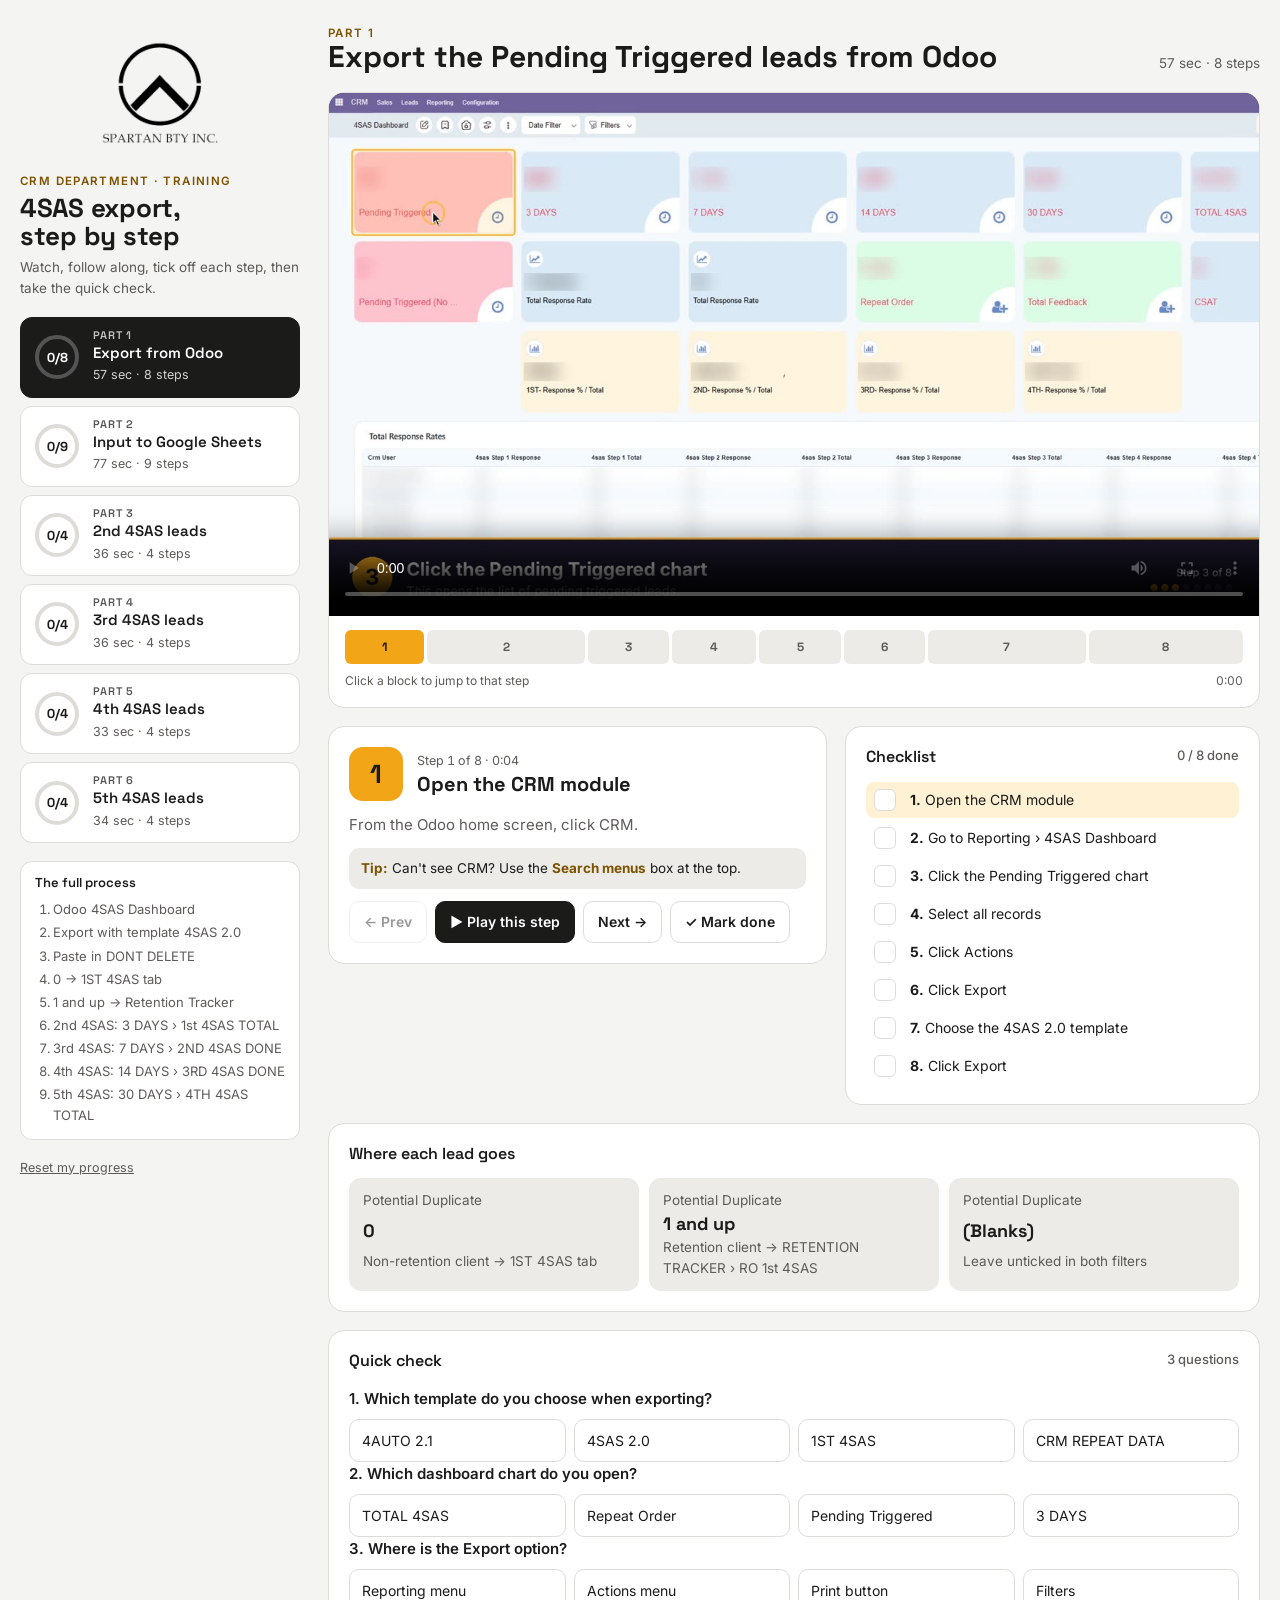
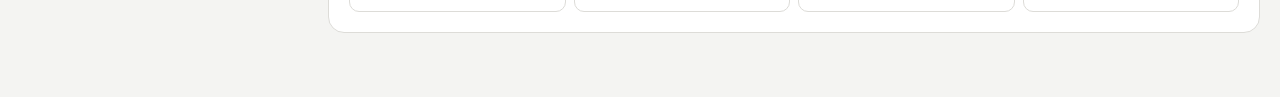
<file: index.html>
<!doctype html>
<html lang="en">
<head>
  <meta charset="utf-8">
  <meta name="viewport" content="width=device-width, initial-scale=1, viewport-fit=cover">
  <title>CRM 4SAS Tutorials</title>
  <link rel="icon" type="image/png" href="favicon.png">
  <link rel="preconnect" href="https://fonts.googleapis.com">
  <link rel="preconnect" href="https://fonts.gstatic.com" crossorigin>
  <link rel="stylesheet" href="https://fonts.googleapis.com/css2?family=Space+Grotesk:wght@500;600;700&family=Inter:wght@400;500;600&display=swap">
  <link rel="stylesheet" href="style.css">
</head>
<body>
<div class="app">
  <aside>
    <div class="brand">
      <img class="logo" src="logo.png" alt="Spartan BTY Inc." width="529" height="458">
      <div class="eyebrow">CRM Department · Training</div>
      <h1>4SAS export, step by step</h1>
      <p>Watch, follow along, tick off each step, then take the quick check.</p>
    </div>
    <div class="lessons" role="tablist" aria-label="Lessons" id="lessons"></div>
    <div class="flow">
      <h3>The full process</h3>
      <ol>
        <li>Odoo 4SAS Dashboard</li>
        <li>Export with template 4SAS 2.0</li>
        <li>Paste in DONT DELETE</li>
        <li>0 → 1ST 4SAS tab</li>
        <li>1 and up → Retention Tracker</li>
        <li>2nd 4SAS: 3 DAYS › 1st 4SAS TOTAL</li>
        <li>3rd 4SAS: 7 DAYS › 2ND 4SAS DONE</li>
        <li>4th 4SAS: 14 DAYS › 3RD 4SAS DONE</li>
        <li>5th 4SAS: 30 DAYS › 4TH 4SAS TOTAL</li>
      </ol>
    </div>
    <button class="reset" id="reset">Reset my progress</button>
  </aside>

  <main>
    <div class="head">
      <div>
        <div class="eyebrow" id="partLabel">Part 1</div>
        <h2 id="lessonTitle"></h2>
      </div>
      <div class="meta" id="lessonMeta"></div>
    </div>

    <div class="stage">
      <video id="video" controls preload="metadata" playsinline></video>
      <div class="timeline">
        <div class="tl-bar" id="tl" aria-label="Jump to a step"></div>
        <div class="tl-legend"><span>Click a block to jump to that step</span><span id="clock">0:00</span></div>
      </div>
    </div>

    <div class="grid2">
      <section class="card now" aria-live="polite">
        <div class="now-top">
          <div class="big-n" id="nowN">1</div>
          <div>
            <div class="now-label" id="nowLabel">Step 1 of 8</div>
            <h3 id="nowTitle"></h3>
          </div>
        </div>
        <p id="nowText"></p>
        <div class="tip" id="nowTip"></div>
        <div class="controls">
          <button class="btn" id="prev">← Prev</button>
          <button class="btn primary" id="play">▶ Play this step</button>
          <button class="btn" id="next">Next →</button>
          <button class="btn check" id="mark" aria-pressed="false">✓ Mark done</button>
        </div>
      </section>

      <section class="card checklist">
        <h3>Checklist <span id="count">0 / 8 done</span></h3>
        <ul class="checks" id="checks"></ul>
      </section>
    </div>

    <section class="card" id="rulesCard">
      <h3 style="margin:0;font:600 16px/1.3 var(--display)">Where each lead goes</h3>
      <div class="rules">
        <div class="rule"><span>Potential Duplicate</span><b>0</b><span>Non-retention client → 1ST 4SAS tab</span></div>
        <div class="rule"><span>Potential Duplicate</span><b>1 and up</b><span>Retention client → RETENTION TRACKER › RO 1st 4SAS</span></div>
        <div class="rule"><span>Potential Duplicate</span><b>(Blanks)</b><span>Leave unticked in both filters</span></div>
      </div>
    </section>

    <section class="card quiz">
      <h3>Quick check <span id="score"></span></h3>
      <div id="quiz"></div>
    </section>
  </main>
</div>

<script src="app.js"></script>
</body>
</html>
</file>
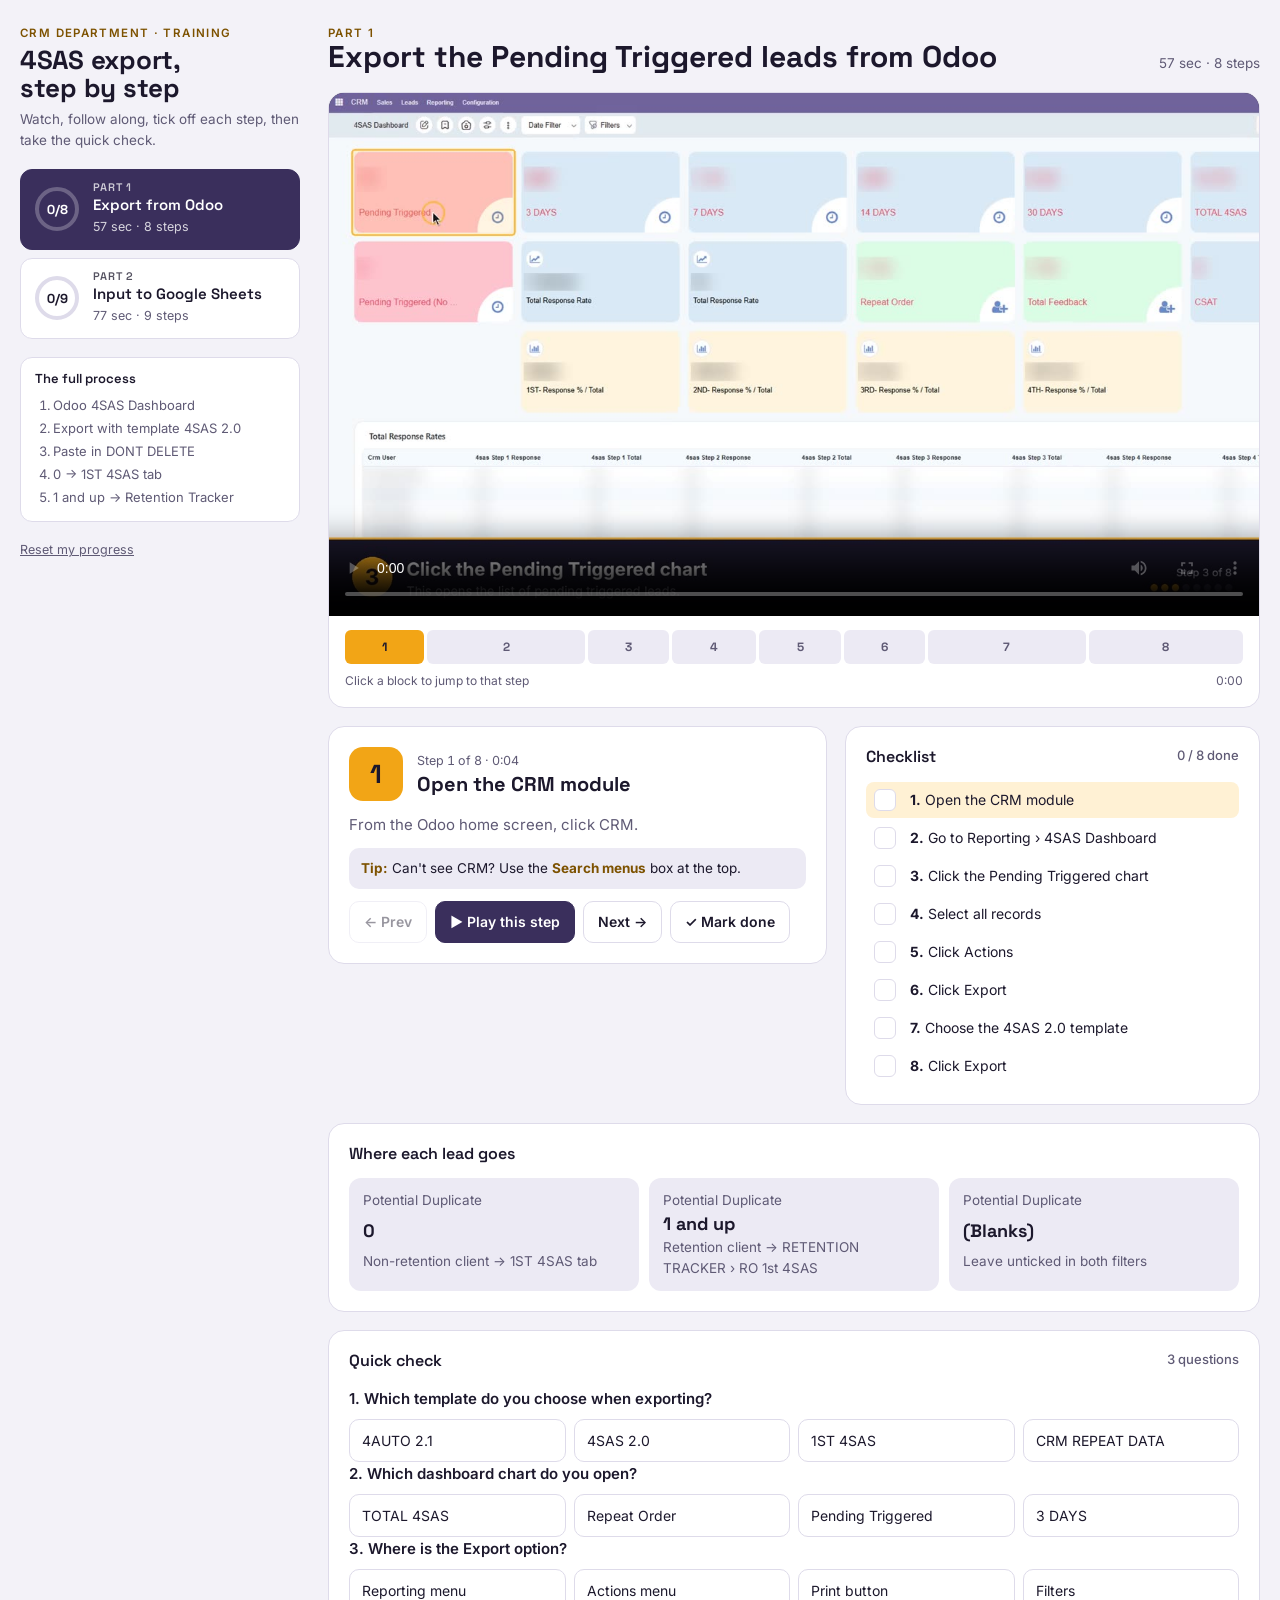
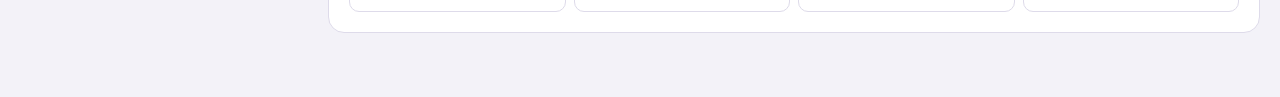
<file: crm-4sas-tutorials/index.html>
<!doctype html>
<html lang="en">
<head>
  <meta charset="utf-8">
  <meta name="viewport" content="width=device-width, initial-scale=1, viewport-fit=cover">
  <title>CRM 4SAS Tutorials</title>
  <link rel="preconnect" href="https://fonts.googleapis.com">
  <link rel="preconnect" href="https://fonts.gstatic.com" crossorigin>
  <link rel="stylesheet" href="https://fonts.googleapis.com/css2?family=Space+Grotesk:wght@500;600;700&family=Inter:wght@400;500;600&display=swap">
  <link rel="stylesheet" href="style.css">
</head>
<body>
<div class="app">
  <aside>
    <div class="brand">
      <div class="eyebrow">CRM Department · Training</div>
      <h1>4SAS export, step by step</h1>
      <p>Watch, follow along, tick off each step, then take the quick check.</p>
    </div>
    <div class="lessons" role="tablist" aria-label="Lessons" id="lessons"></div>
    <div class="flow">
      <h3>The full process</h3>
      <ol>
        <li>Odoo 4SAS Dashboard</li>
        <li>Export with template 4SAS 2.0</li>
        <li>Paste in DONT DELETE</li>
        <li>0 → 1ST 4SAS tab</li>
        <li>1 and up → Retention Tracker</li>
      </ol>
    </div>
    <button class="reset" id="reset">Reset my progress</button>
  </aside>

  <main>
    <div class="head">
      <div>
        <div class="eyebrow" id="partLabel">Part 1</div>
        <h2 id="lessonTitle"></h2>
      </div>
      <div class="meta" id="lessonMeta"></div>
    </div>

    <div class="stage">
      <video id="video" controls preload="metadata" playsinline></video>
      <div class="timeline">
        <div class="tl-bar" id="tl" aria-label="Jump to a step"></div>
        <div class="tl-legend"><span>Click a block to jump to that step</span><span id="clock">0:00</span></div>
      </div>
    </div>

    <div class="grid2">
      <section class="card now" aria-live="polite">
        <div class="now-top">
          <div class="big-n" id="nowN">1</div>
          <div>
            <div class="now-label" id="nowLabel">Step 1 of 8</div>
            <h3 id="nowTitle"></h3>
          </div>
        </div>
        <p id="nowText"></p>
        <div class="tip" id="nowTip"></div>
        <div class="controls">
          <button class="btn" id="prev">← Prev</button>
          <button class="btn primary" id="play">▶ Play this step</button>
          <button class="btn" id="next">Next →</button>
          <button class="btn check" id="mark" aria-pressed="false">✓ Mark done</button>
        </div>
      </section>

      <section class="card checklist">
        <h3>Checklist <span id="count">0 / 8 done</span></h3>
        <ul class="checks" id="checks"></ul>
      </section>
    </div>

    <section class="card" id="rulesCard">
      <h3 style="margin:0;font:600 16px/1.3 var(--display)">Where each lead goes</h3>
      <div class="rules">
        <div class="rule"><span>Potential Duplicate</span><b>0</b><span>Non-retention client → 1ST 4SAS tab</span></div>
        <div class="rule"><span>Potential Duplicate</span><b>1 and up</b><span>Retention client → RETENTION TRACKER › RO 1st 4SAS</span></div>
        <div class="rule"><span>Potential Duplicate</span><b>(Blanks)</b><span>Leave unticked in both filters</span></div>
      </div>
    </section>

    <section class="card quiz">
      <h3>Quick check <span id="score"></span></h3>
      <div id="quiz"></div>
    </section>
  </main>
</div>

<script src="app.js"></script>
</body>
</html>
</file>
<file: style.css>
/* Layout: app shell. Sidebar = lessons + progress; main = player, clickable step timeline, step card, checklist, quick check */
:root {
  --bg: #f4f4f2;
  --surface: #ffffff;
  --sunk: #ecebe8;
  --ink: #1b1b1a;
  --muted: #5c5b57;
  --line: #dddcd8;
  --plum: #1b1b1a;
  --plum-ink: #ffffff;
  --amber: #f2a516;
  --amber-ink: #7d5200;
  --amber-soft: #fff1d4;
  --good: #1f8a5b;
  --good-soft: #e1f4ea;
  --bad: #c2413a;
  --bad-soft: #fbe5e3;
  --brand: #1b1b1a;
  --logo-filter: none;
  --brand-edge: #1b1b1a;
  --display: "Space Grotesk", "Segoe UI", system-ui, sans-serif;
  --body: "Inter", "Segoe UI", system-ui, sans-serif;
}
@media (prefers-color-scheme: dark) { :root:not([data-theme="light"]) {
  --bg: #121212; --surface: #1c1c1b; --sunk: #171716; --ink: #ededeb; --muted: #a5a49f; --line: #2f2f2d;
  --plum: #ededeb; --plum-ink: #1b1b1a; --amber: #ffb52b; --amber-ink: #ffc65a; --amber-soft: #2f2615;
  --good: #4fc78f; --good-soft: #16291f; --bad: #ff7d74; --bad-soft: #321b1a; --brand: #1c1c1b; --brand-edge: #3a3a37; --logo-filter: invert(1) brightness(.93); color-scheme: dark } }
:root[data-theme="dark"] {
  --bg: #121212; --surface: #1c1c1b; --sunk: #171716; --ink: #ededeb; --muted: #a5a49f; --line: #2f2f2d;
  --plum: #ededeb; --plum-ink: #1b1b1a; --amber: #ffb52b; --amber-ink: #ffc65a; --amber-soft: #2f2615;
  --good: #4fc78f; --good-soft: #16291f; --bad: #ff7d74; --bad-soft: #321b1a; --brand: #1c1c1b; --brand-edge: #3a3a37; --logo-filter: invert(1) brightness(.93); color-scheme: dark }

* { box-sizing: border-box; }
body { background: var(--bg); color: var(--ink); font: 400 15px/1.55 var(--body); margin: 0;
  padding-left: max(16px, env(safe-area-inset-left, 0px)); padding-right: max(16px, env(safe-area-inset-right, 0px)); }
button { font: inherit; color: inherit; }
button:focus-visible, [tabindex]:focus-visible { outline: 2px solid var(--amber); outline-offset: 2px; }
kbd { font: 600 12px/1 var(--body); border: 1px solid var(--line); border-bottom-width: 2px; border-radius: 4px; padding: 2px 5px; background: var(--surface); white-space: nowrap; }

.app { max-width: 1240px; margin: 0 auto; padding-block: 28px 64px; display: grid; grid-template-columns: 280px minmax(0, 1fr); gap: 28px; align-items: start; }

/* ---- sidebar ---- */
aside { position: sticky; top: calc(16px + env(safe-area-inset-top, 0px)); display: grid; gap: 18px; }
.brand { display: grid; gap: 6px; }
.logo { width: 130px; max-width: 100%; height: auto; display: block; justify-self: center; margin-bottom: 12px; filter: var(--logo-filter); }
.eyebrow { font: 600 11.5px/1 var(--body); letter-spacing: .12em; text-transform: uppercase; color: var(--amber-ink); }
.brand h1 { font: 700 26px/1.1 var(--display); margin: 0; letter-spacing: -.01em; text-wrap: balance; }
.brand p { margin: 0; color: var(--muted); font-size: 13.5px; }
.lessons { display: grid; gap: 8px; }
.lesson-btn { display: grid; grid-template-columns: 48px minmax(0, 1fr); gap: 12px; align-items: center; text-align: left;
  background: var(--surface); border: 1px solid var(--line); border-radius: 12px; padding: 12px; cursor: pointer; transition: border-color .15s, background .15s; }
.lesson-btn:hover { border-color: var(--plum); }
.lesson-btn[aria-selected="true"] { background: var(--plum); border-color: var(--plum); color: var(--plum-ink); }
.lesson-btn[aria-selected="true"] .lb-sub { color: inherit; opacity: .8; }
.ring { width: 48px; height: 48px; position: relative; display: grid; place-items: center; }
.ring svg { position: absolute; inset: 0; transform: rotate(-90deg); }
.ring .trk { stroke: var(--line); }
.lesson-btn[aria-selected="true"] .ring .trk { stroke: currentColor; opacity: .25; }
.ring .val { stroke: var(--amber); transition: stroke-dashoffset .4s ease; }
.ring span { font: 700 13px/1 var(--display); font-variant-numeric: tabular-nums; }
.lb-part { font: 600 11px/1 var(--display); letter-spacing: .08em; text-transform: uppercase; opacity: .75; }
.lb-title { font: 600 15px/1.25 var(--display); margin-top: 3px; }
.lb-sub { font-size: 12.5px; color: var(--muted); margin-top: 3px; }
.flow { background: var(--surface); border: 1px solid var(--line); border-radius: 12px; padding: 14px; display: grid; gap: 6px; font-size: 13px; }
.flow h3 { margin: 0 0 4px; font: 600 13px/1 var(--display); }
.flow ol { margin: 0; padding-left: 18px; display: grid; gap: 3px; color: var(--muted); }
.reset { justify-self: start; background: none; border: 0; color: var(--muted); font-size: 12.5px; text-decoration: underline; cursor: pointer; padding: 0; }

/* ---- main ---- */
main { display: grid; gap: 18px; min-width: 0; }
.head { display: flex; flex-wrap: wrap; gap: 8px 16px; align-items: end; justify-content: space-between; }
.head h2 { font: 700 clamp(22px, 3vw, 30px)/1.15 var(--display); margin: 0; text-wrap: balance; }
.head .meta { color: var(--muted); font-size: 13.5px; }
.chip { display: inline-flex; align-items: center; gap: 6px; background: var(--amber-soft); color: var(--amber-ink); border-radius: 999px; padding: 4px 10px; font: 600 12.5px/1.2 var(--body); }

.stage { background: var(--surface); border: 1px solid var(--line); border-radius: 16px; overflow: hidden; }
video { width: 100%; max-width: 100%; aspect-ratio: 16 / 9; display: block; background: #1b1b1a; }

.timeline { padding: 14px 16px 16px; display: grid; gap: 8px; }
.tl-bar { position: relative; display: flex; gap: 3px; height: 34px; }
.seg { position: relative; flex: 0 0 auto; border: 0; border-radius: 6px; background: var(--sunk); cursor: pointer; padding: 0; overflow: hidden; min-width: 18px; }
.seg .fill { position: absolute; inset: 0 auto 0 0; width: 0; background: var(--amber); opacity: .35; }
.seg b { position: relative; font: 700 12px/34px var(--display); color: var(--muted); }
.seg:hover { background: var(--line); }
.seg.on { background: var(--amber); }
.seg.on b { color: #1b1b1a; }
.seg.done:not(.on) b { color: var(--good); }
.tl-legend { display: flex; justify-content: space-between; color: var(--muted); font-size: 12px; font-variant-numeric: tabular-nums; }

.grid2 { display: grid; grid-template-columns: minmax(0, 1.2fr) minmax(0, 1fr); gap: 18px; align-items: start; }
.card { background: var(--surface); border: 1px solid var(--line); border-radius: 16px; padding: 20px; display: grid; gap: 14px; min-width: 0; }

.now { gap: 12px; }
.now-top { display: flex; align-items: center; gap: 14px; }
.big-n { width: 54px; height: 54px; flex: 0 0 auto; border-radius: 14px; background: var(--amber); color: #1b1b1a; display: grid; place-items: center; font: 700 26px/1 var(--display); }
.now-label { color: var(--muted); font-size: 12.5px; font-variant-numeric: tabular-nums; }
.now h3 { margin: 2px 0 0; font: 700 20px/1.25 var(--display); text-wrap: balance; }
.now p { margin: 0; color: var(--muted); max-width: 60ch; }
.tip { background: var(--sunk); border-radius: 10px; padding: 10px 12px; font-size: 13.5px; }
.tip b { color: var(--amber-ink); }
.controls { display: flex; flex-wrap: wrap; gap: 8px; }
.btn { border: 1px solid var(--line); background: var(--surface); border-radius: 10px; padding: 9px 14px; cursor: pointer; font-weight: 600; font-size: 14px; display: inline-flex; gap: 6px; align-items: center; }
.btn:hover { border-color: var(--plum); }
.btn.primary { background: var(--plum); border-color: var(--plum); color: var(--plum-ink); }
.btn.check[aria-pressed="true"] { background: var(--good-soft); border-color: var(--good); color: var(--good); }
.btn:disabled { opacity: .45; cursor: default; }

.checklist h3, .quiz h3 { margin: 0; font: 600 16px/1.3 var(--display); display: flex; justify-content: space-between; gap: 10px; }
.checklist h3 span, .quiz h3 span { color: var(--muted); font: 500 13px/1.3 var(--body); font-variant-numeric: tabular-nums; }
.checks { list-style: none; margin: 0; padding: 0; display: grid; gap: 2px; }
.checks li { display: grid; grid-template-columns: 26px minmax(0, 1fr); gap: 10px; align-items: start; padding: 7px 8px; border-radius: 8px; cursor: pointer; font-size: 14px; }
.checks li:hover { background: var(--sunk); }
.checks li.on { background: var(--amber-soft); }
.box { width: 22px; height: 22px; border-radius: 6px; border: 1.5px solid var(--line); display: grid; place-items: center; background: var(--surface); cursor: pointer; padding: 0; }
.box svg { width: 14px; height: 14px; opacity: 0; }
.checks li.done .box { background: var(--good); border-color: var(--good); }
.checks li.done .box svg { opacity: 1; }
.checks li.done .txt { color: var(--muted); text-decoration: line-through; text-decoration-color: var(--line); }

.quiz { gap: 16px; }
.q { display: grid; gap: 8px; }
.q p { margin: 0; font-weight: 600; }
.opts { display: grid; grid-template-columns: repeat(auto-fit, minmax(180px, 1fr)); gap: 8px; }
.opt { text-align: left; border: 1px solid var(--line); background: var(--surface); border-radius: 10px; padding: 10px 12px; cursor: pointer; font-size: 14px; }
.opt:hover:not(:disabled) { border-color: var(--plum); }
.opt.right { background: var(--good-soft); border-color: var(--good); color: var(--good); font-weight: 600; }
.opt.wrong { background: var(--bad-soft); border-color: var(--bad); color: var(--bad); }
.opt:disabled { cursor: default; }
.why { font-size: 13.5px; color: var(--muted); margin: 0; }
.done-banner { display: flex; gap: 12px; align-items: center; background: var(--good-soft); color: var(--good); border-radius: 12px; padding: 12px 14px; font-weight: 600; }

.rules { display: grid; grid-template-columns: repeat(auto-fit, minmax(200px, 1fr)); gap: 10px; }
.rule { border-radius: 12px; padding: 12px 14px; background: var(--sunk); display: grid; gap: 2px; font-size: 13.5px; }
.rule b { font: 700 18px/1.2 var(--display); }
.rule span { color: var(--muted); }

@media (max-width: 920px) {
  .app { grid-template-columns: minmax(0, 1fr); gap: 20px; padding-block: 20px 48px; }
  aside { position: static; }
  .lessons { grid-template-columns: repeat(2, minmax(0, 1fr)); }
  .grid2 { grid-template-columns: minmax(0, 1fr); }
}
@media (max-width: 520px) {
  .lessons { grid-template-columns: minmax(0, 1fr); }
  .flow { display: none; }
  .seg b { font-size: 10.5px; }
}
@media (prefers-reduced-motion: reduce) { * { transition: none !important; } }
</file>
<file: crm-4sas-tutorials/style.css>
/* Layout: app shell. Sidebar = lessons + progress; main = player, clickable step timeline, step card, checklist, quick check */
:root {
  --bg: #f3f2f8;
  --surface: #ffffff;
  --sunk: #eceaf4;
  --ink: #1c182c;
  --muted: #5f5a75;
  --line: #dedbea;
  --plum: #3a2f5c;
  --plum-ink: #ffffff;
  --amber: #f2a516;
  --amber-ink: #7d5200;
  --amber-soft: #fff1d4;
  --good: #1f8a5b;
  --good-soft: #e1f4ea;
  --bad: #c2413a;
  --bad-soft: #fbe5e3;
  --display: "Space Grotesk", "Segoe UI", system-ui, sans-serif;
  --body: "Inter", "Segoe UI", system-ui, sans-serif;
}
@media (prefers-color-scheme: dark) { :root:not([data-theme="light"]) {
  --bg: #131020; --surface: #1d192c; --sunk: #17142a; --ink: #ecebf3; --muted: #a7a2bd; --line: #302b46;
  --plum: #c9bff0; --plum-ink: #1c182c; --amber: #ffb52b; --amber-ink: #ffc65a; --amber-soft: #2f2615;
  --good: #4fc78f; --good-soft: #16291f; --bad: #ff7d74; --bad-soft: #321b1a; color-scheme: dark } }
:root[data-theme="dark"] {
  --bg: #131020; --surface: #1d192c; --sunk: #17142a; --ink: #ecebf3; --muted: #a7a2bd; --line: #302b46;
  --plum: #c9bff0; --plum-ink: #1c182c; --amber: #ffb52b; --amber-ink: #ffc65a; --amber-soft: #2f2615;
  --good: #4fc78f; --good-soft: #16291f; --bad: #ff7d74; --bad-soft: #321b1a; color-scheme: dark }

* { box-sizing: border-box; }
body { background: var(--bg); color: var(--ink); font: 400 15px/1.55 var(--body); margin: 0;
  padding-left: max(16px, env(safe-area-inset-left, 0px)); padding-right: max(16px, env(safe-area-inset-right, 0px)); }
button { font: inherit; color: inherit; }
button:focus-visible, [tabindex]:focus-visible { outline: 2px solid var(--amber); outline-offset: 2px; }
kbd { font: 600 12px/1 var(--body); border: 1px solid var(--line); border-bottom-width: 2px; border-radius: 4px; padding: 2px 5px; background: var(--surface); white-space: nowrap; }

.app { max-width: 1240px; margin: 0 auto; padding-block: 28px 64px; display: grid; grid-template-columns: 280px minmax(0, 1fr); gap: 28px; align-items: start; }

/* ---- sidebar ---- */
aside { position: sticky; top: calc(16px + env(safe-area-inset-top, 0px)); display: grid; gap: 18px; }
.brand { display: grid; gap: 6px; }
.eyebrow { font: 600 11.5px/1 var(--body); letter-spacing: .12em; text-transform: uppercase; color: var(--amber-ink); }
.brand h1 { font: 700 26px/1.1 var(--display); margin: 0; letter-spacing: -.01em; text-wrap: balance; }
.brand p { margin: 0; color: var(--muted); font-size: 13.5px; }
.lessons { display: grid; gap: 8px; }
.lesson-btn { display: grid; grid-template-columns: 48px minmax(0, 1fr); gap: 12px; align-items: center; text-align: left;
  background: var(--surface); border: 1px solid var(--line); border-radius: 12px; padding: 12px; cursor: pointer; transition: border-color .15s, background .15s; }
.lesson-btn:hover { border-color: var(--plum); }
.lesson-btn[aria-selected="true"] { background: var(--plum); border-color: var(--plum); color: var(--plum-ink); }
.lesson-btn[aria-selected="true"] .lb-sub { color: inherit; opacity: .8; }
.ring { width: 48px; height: 48px; position: relative; display: grid; place-items: center; }
.ring svg { position: absolute; inset: 0; transform: rotate(-90deg); }
.ring .trk { stroke: var(--line); }
.lesson-btn[aria-selected="true"] .ring .trk { stroke: currentColor; opacity: .25; }
.ring .val { stroke: var(--amber); transition: stroke-dashoffset .4s ease; }
.ring span { font: 700 13px/1 var(--display); font-variant-numeric: tabular-nums; }
.lb-part { font: 600 11px/1 var(--display); letter-spacing: .08em; text-transform: uppercase; opacity: .75; }
.lb-title { font: 600 15px/1.25 var(--display); margin-top: 3px; }
.lb-sub { font-size: 12.5px; color: var(--muted); margin-top: 3px; }
.flow { background: var(--surface); border: 1px solid var(--line); border-radius: 12px; padding: 14px; display: grid; gap: 6px; font-size: 13px; }
.flow h3 { margin: 0 0 4px; font: 600 13px/1 var(--display); }
.flow ol { margin: 0; padding-left: 18px; display: grid; gap: 3px; color: var(--muted); }
.reset { justify-self: start; background: none; border: 0; color: var(--muted); font-size: 12.5px; text-decoration: underline; cursor: pointer; padding: 0; }

/* ---- main ---- */
main { display: grid; gap: 18px; min-width: 0; }
.head { display: flex; flex-wrap: wrap; gap: 8px 16px; align-items: end; justify-content: space-between; }
.head h2 { font: 700 clamp(22px, 3vw, 30px)/1.15 var(--display); margin: 0; text-wrap: balance; }
.head .meta { color: var(--muted); font-size: 13.5px; }
.chip { display: inline-flex; align-items: center; gap: 6px; background: var(--amber-soft); color: var(--amber-ink); border-radius: 999px; padding: 4px 10px; font: 600 12.5px/1.2 var(--body); }

.stage { background: var(--surface); border: 1px solid var(--line); border-radius: 16px; overflow: hidden; }
video { width: 100%; max-width: 100%; aspect-ratio: 16 / 9; display: block; background: #1c182c; }

.timeline { padding: 14px 16px 16px; display: grid; gap: 8px; }
.tl-bar { position: relative; display: flex; gap: 3px; height: 34px; }
.seg { position: relative; flex: 0 0 auto; border: 0; border-radius: 6px; background: var(--sunk); cursor: pointer; padding: 0; overflow: hidden; min-width: 18px; }
.seg .fill { position: absolute; inset: 0 auto 0 0; width: 0; background: var(--amber); opacity: .35; }
.seg b { position: relative; font: 700 12px/34px var(--display); color: var(--muted); }
.seg:hover { background: var(--line); }
.seg.on { background: var(--amber); }
.seg.on b { color: #1c182c; }
.seg.done:not(.on) b { color: var(--good); }
.tl-legend { display: flex; justify-content: space-between; color: var(--muted); font-size: 12px; font-variant-numeric: tabular-nums; }

.grid2 { display: grid; grid-template-columns: minmax(0, 1.2fr) minmax(0, 1fr); gap: 18px; align-items: start; }
.card { background: var(--surface); border: 1px solid var(--line); border-radius: 16px; padding: 20px; display: grid; gap: 14px; min-width: 0; }

.now { gap: 12px; }
.now-top { display: flex; align-items: center; gap: 14px; }
.big-n { width: 54px; height: 54px; flex: 0 0 auto; border-radius: 14px; background: var(--amber); color: #1c182c; display: grid; place-items: center; font: 700 26px/1 var(--display); }
.now-label { color: var(--muted); font-size: 12.5px; font-variant-numeric: tabular-nums; }
.now h3 { margin: 2px 0 0; font: 700 20px/1.25 var(--display); text-wrap: balance; }
.now p { margin: 0; color: var(--muted); max-width: 60ch; }
.tip { background: var(--sunk); border-radius: 10px; padding: 10px 12px; font-size: 13.5px; }
.tip b { color: var(--amber-ink); }
.controls { display: flex; flex-wrap: wrap; gap: 8px; }
.btn { border: 1px solid var(--line); background: var(--surface); border-radius: 10px; padding: 9px 14px; cursor: pointer; font-weight: 600; font-size: 14px; display: inline-flex; gap: 6px; align-items: center; }
.btn:hover { border-color: var(--plum); }
.btn.primary { background: var(--plum); border-color: var(--plum); color: var(--plum-ink); }
.btn.check[aria-pressed="true"] { background: var(--good-soft); border-color: var(--good); color: var(--good); }
.btn:disabled { opacity: .45; cursor: default; }

.checklist h3, .quiz h3 { margin: 0; font: 600 16px/1.3 var(--display); display: flex; justify-content: space-between; gap: 10px; }
.checklist h3 span, .quiz h3 span { color: var(--muted); font: 500 13px/1.3 var(--body); font-variant-numeric: tabular-nums; }
.checks { list-style: none; margin: 0; padding: 0; display: grid; gap: 2px; }
.checks li { display: grid; grid-template-columns: 26px minmax(0, 1fr); gap: 10px; align-items: start; padding: 7px 8px; border-radius: 8px; cursor: pointer; font-size: 14px; }
.checks li:hover { background: var(--sunk); }
.checks li.on { background: var(--amber-soft); }
.box { width: 22px; height: 22px; border-radius: 6px; border: 1.5px solid var(--line); display: grid; place-items: center; background: var(--surface); cursor: pointer; padding: 0; }
.box svg { width: 14px; height: 14px; opacity: 0; }
.checks li.done .box { background: var(--good); border-color: var(--good); }
.checks li.done .box svg { opacity: 1; }
.checks li.done .txt { color: var(--muted); text-decoration: line-through; text-decoration-color: var(--line); }

.quiz { gap: 16px; }
.q { display: grid; gap: 8px; }
.q p { margin: 0; font-weight: 600; }
.opts { display: grid; grid-template-columns: repeat(auto-fit, minmax(180px, 1fr)); gap: 8px; }
.opt { text-align: left; border: 1px solid var(--line); background: var(--surface); border-radius: 10px; padding: 10px 12px; cursor: pointer; font-size: 14px; }
.opt:hover:not(:disabled) { border-color: var(--plum); }
.opt.right { background: var(--good-soft); border-color: var(--good); color: var(--good); font-weight: 600; }
.opt.wrong { background: var(--bad-soft); border-color: var(--bad); color: var(--bad); }
.opt:disabled { cursor: default; }
.why { font-size: 13.5px; color: var(--muted); margin: 0; }
.done-banner { display: flex; gap: 12px; align-items: center; background: var(--good-soft); color: var(--good); border-radius: 12px; padding: 12px 14px; font-weight: 600; }

.rules { display: grid; grid-template-columns: repeat(auto-fit, minmax(200px, 1fr)); gap: 10px; }
.rule { border-radius: 12px; padding: 12px 14px; background: var(--sunk); display: grid; gap: 2px; font-size: 13.5px; }
.rule b { font: 700 18px/1.2 var(--display); }
.rule span { color: var(--muted); }

@media (max-width: 920px) {
  .app { grid-template-columns: minmax(0, 1fr); gap: 20px; padding-block: 20px 48px; }
  aside { position: static; }
  .lessons { grid-template-columns: repeat(2, minmax(0, 1fr)); }
  .grid2 { grid-template-columns: minmax(0, 1fr); }
}
@media (max-width: 520px) {
  .lessons { grid-template-columns: minmax(0, 1fr); }
  .flow { display: none; }
  .seg b { font-size: 10.5px; }
}
@media (prefers-reduced-motion: reduce) { * { transition: none !important; } }
</file>
